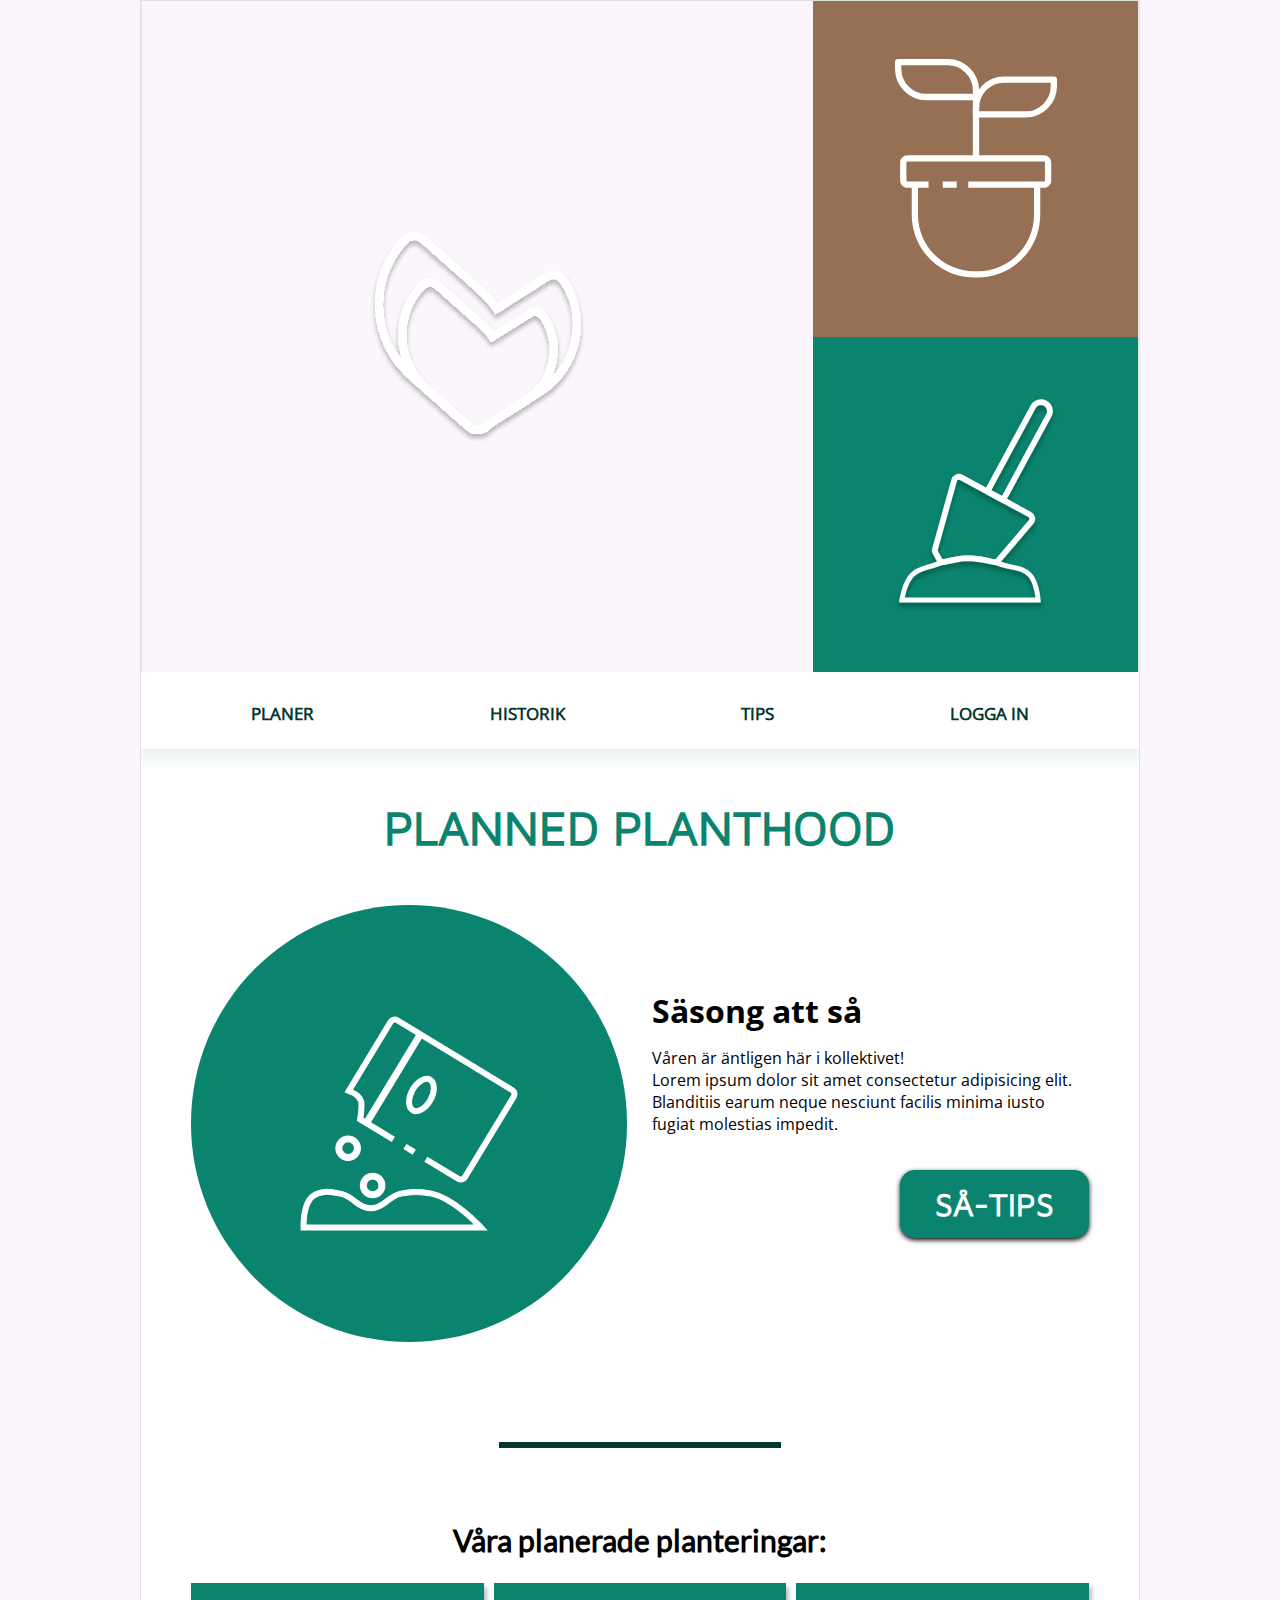
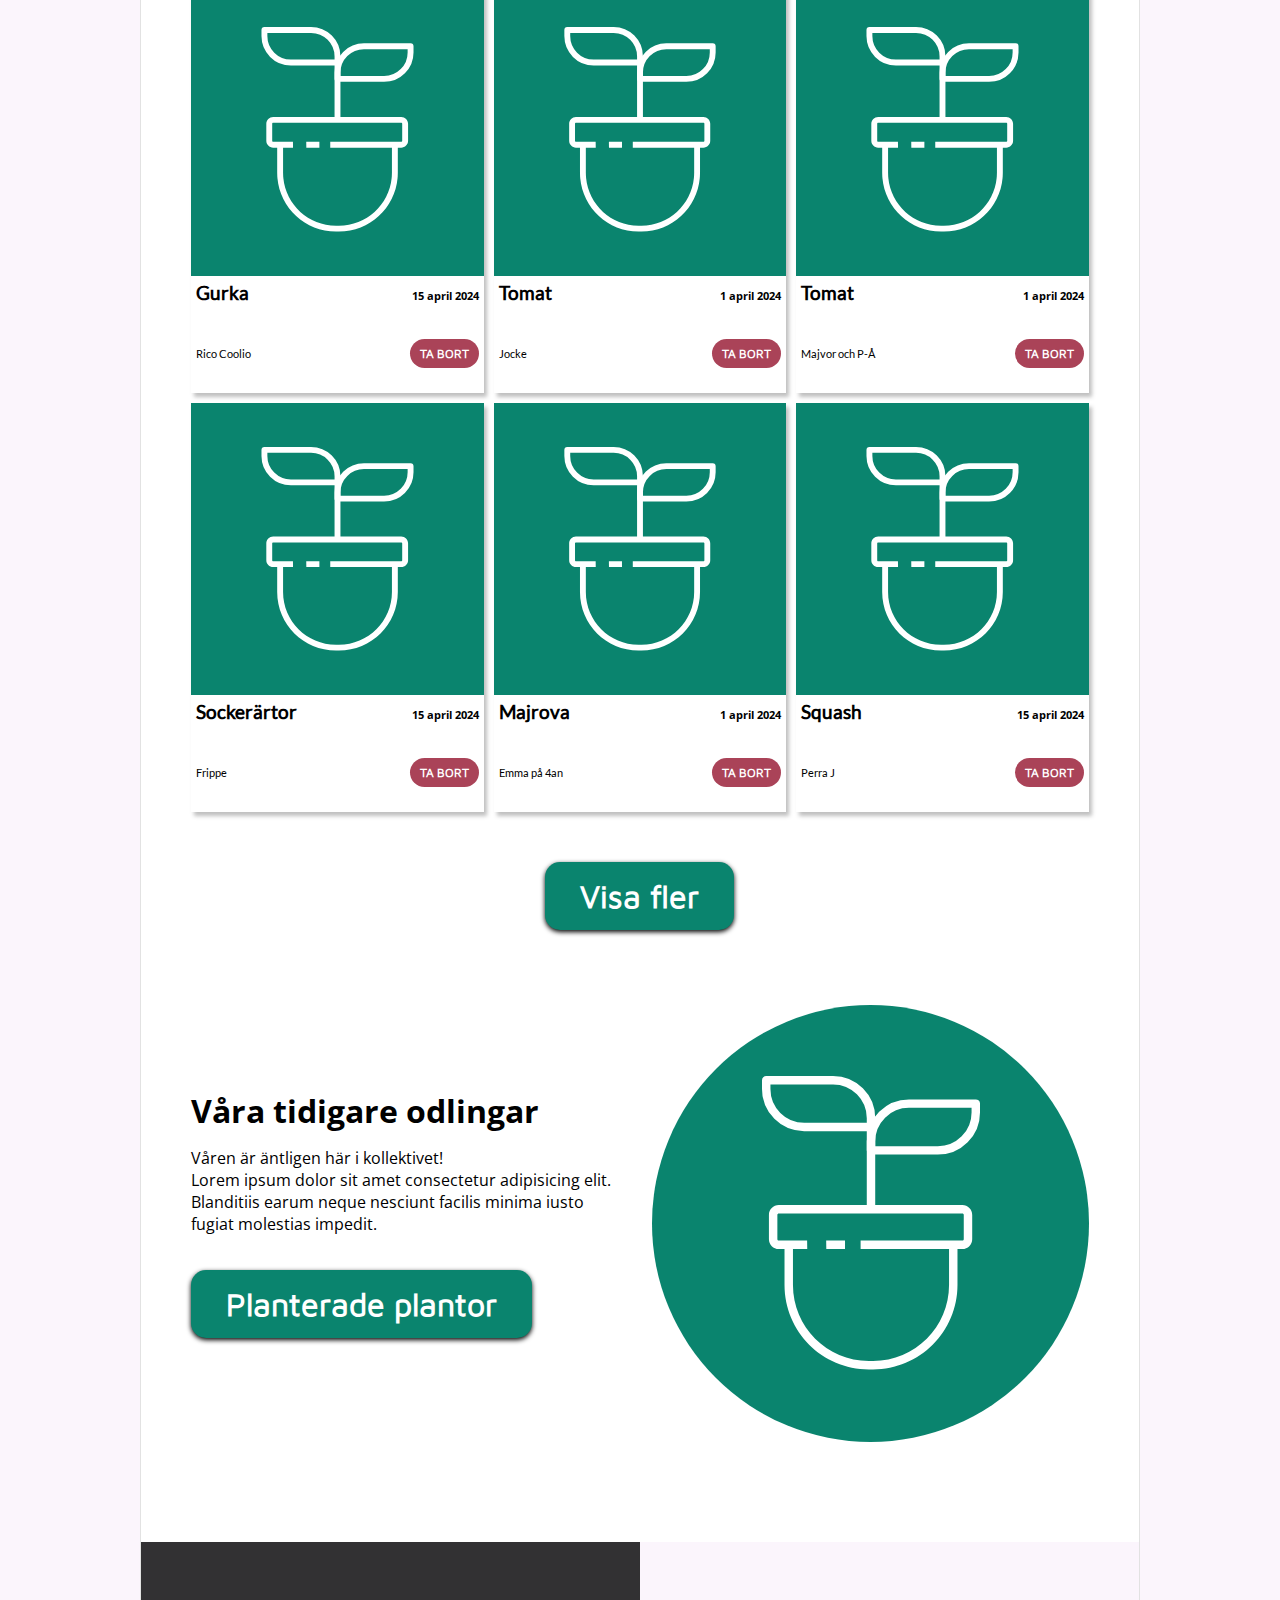
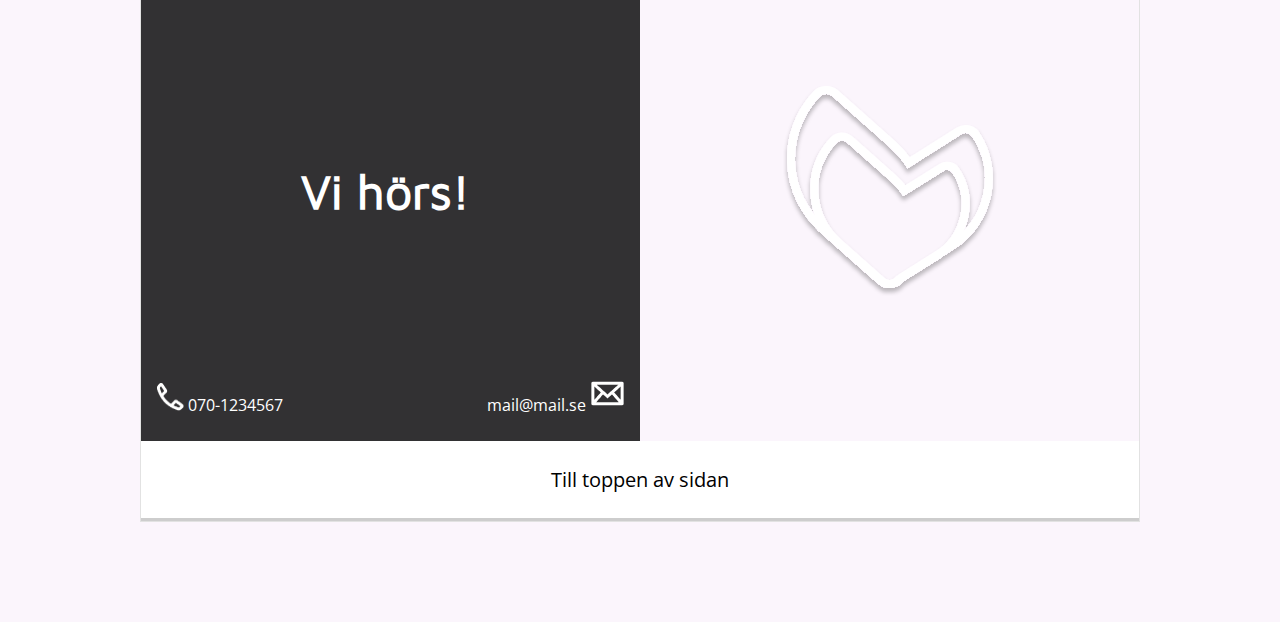
<file: index.html>
<!DOCTYPE html>
<html lang="en">
  <head>
    <meta charset="UTF-8" />
    <meta name="viewport" content="width=device-width, initial-scale=1.0" />
    <title>Gurkplanta.se | Projekt</title>
    <link rel="stylesheet" href="root.css" />
    <link rel="stylesheet" href="style.css" />
    <link rel="stylesheet" href="mobile.css" />
    <script src="script.js"></script>
  </head>
  <body>
    <header>
      <section class="imag fmid"><img src="assets/Logo.svg" /><img src="assets/menu.png" class="mobile-menu" /></section>
      <section class="plant fmid"><img src="assets/plant.svg" /></section>
      <section class="shovel fmid"><img src="assets/dig.svg" /></section>
    </header>
    <nav>
      <p>Planer</p>
      <p>Historik</p>
      <p>Tips</p>
      <p onclick="location.href='profile.html';">Logga in</p>
      <div class="under-nav"></div>
    </nav>

    <main>
      <h1>PLANNED PLANTHOOD</h1>
      <section class="info">
        <b>Säsong att så</b>
        <p>
          Våren är äntligen här i kollektivet!<br />
          Lorem ipsum dolor sit amet consectetur adipisicing elit. Blanditiis earum neque nesciunt facilis minima iusto fugiat molestias impedit.
        </p>
        <button>SÅ-TIPS</button>
      </section>
      <section class="water fmid"></section>
      <hr />
      <h2>Våra planerade planteringar:</h2>
      <section id="plants"></section>
      <button class="showmore">Visa fler</button>
      <section class="info2">
        <b>Våra tidigare odlingar</b>
        <p>
          Våren är äntligen här i kollektivet!<br />
          Lorem ipsum dolor sit amet consectetur adipisicing elit. Blanditiis earum neque nesciunt facilis minima iusto fugiat molestias impedit.
        </p>
        <button>Planterade plantor</button>
      </section>
      <section class="water2 fmid"></section>
    </main>
    <footer class="cya">
      <section class="contact">
        <p class="phone"><img src="assets/phone.png" /> 070-1234567</p>
        <h1>Vi hörs!</h1>
        <p class="mail">mail@mail.se <img src="assets/mail.png" /></p>
      </section>
      <img src="assets/Logo.svg" />
      <p class="back" onclick="scrollBack()">Till toppen av sidan</p>
    </footer>
  </body>
  <script>
    addPlants(undefined, "plants");
  </script>
</html>
</file>
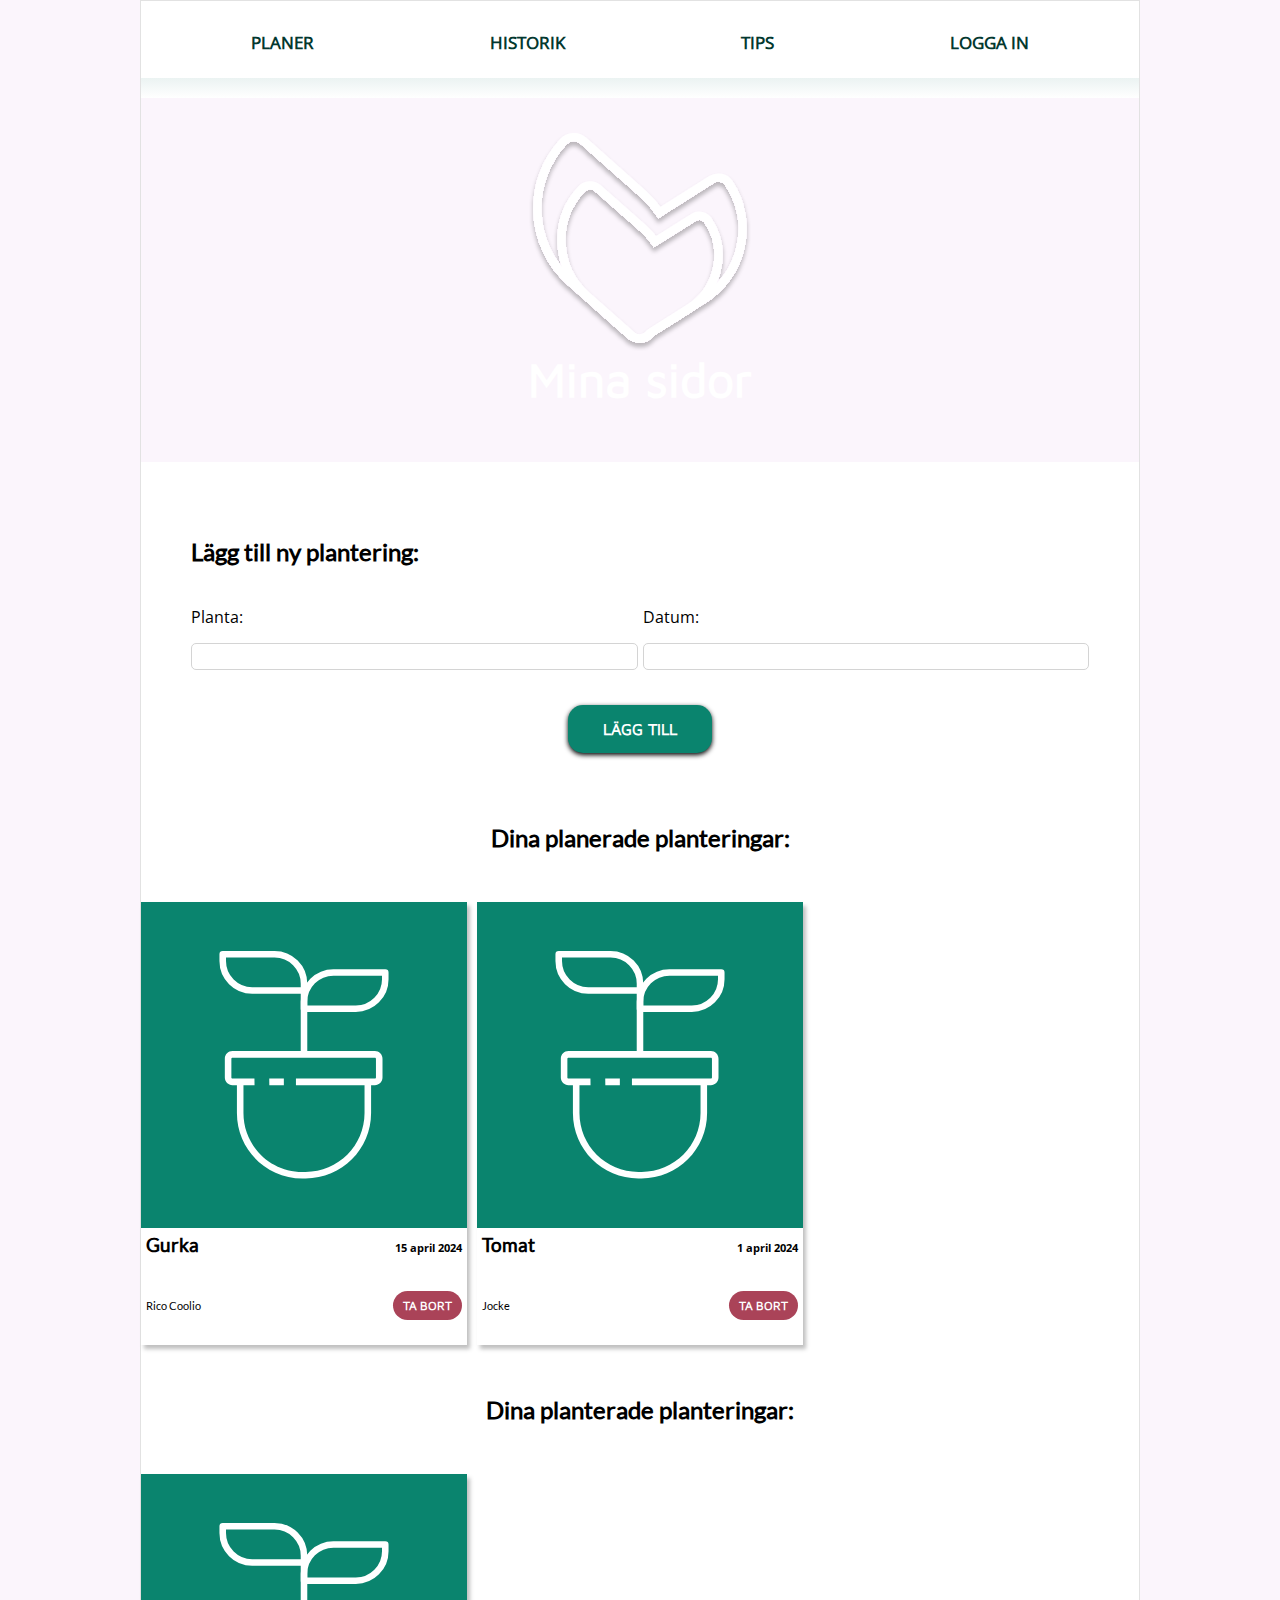
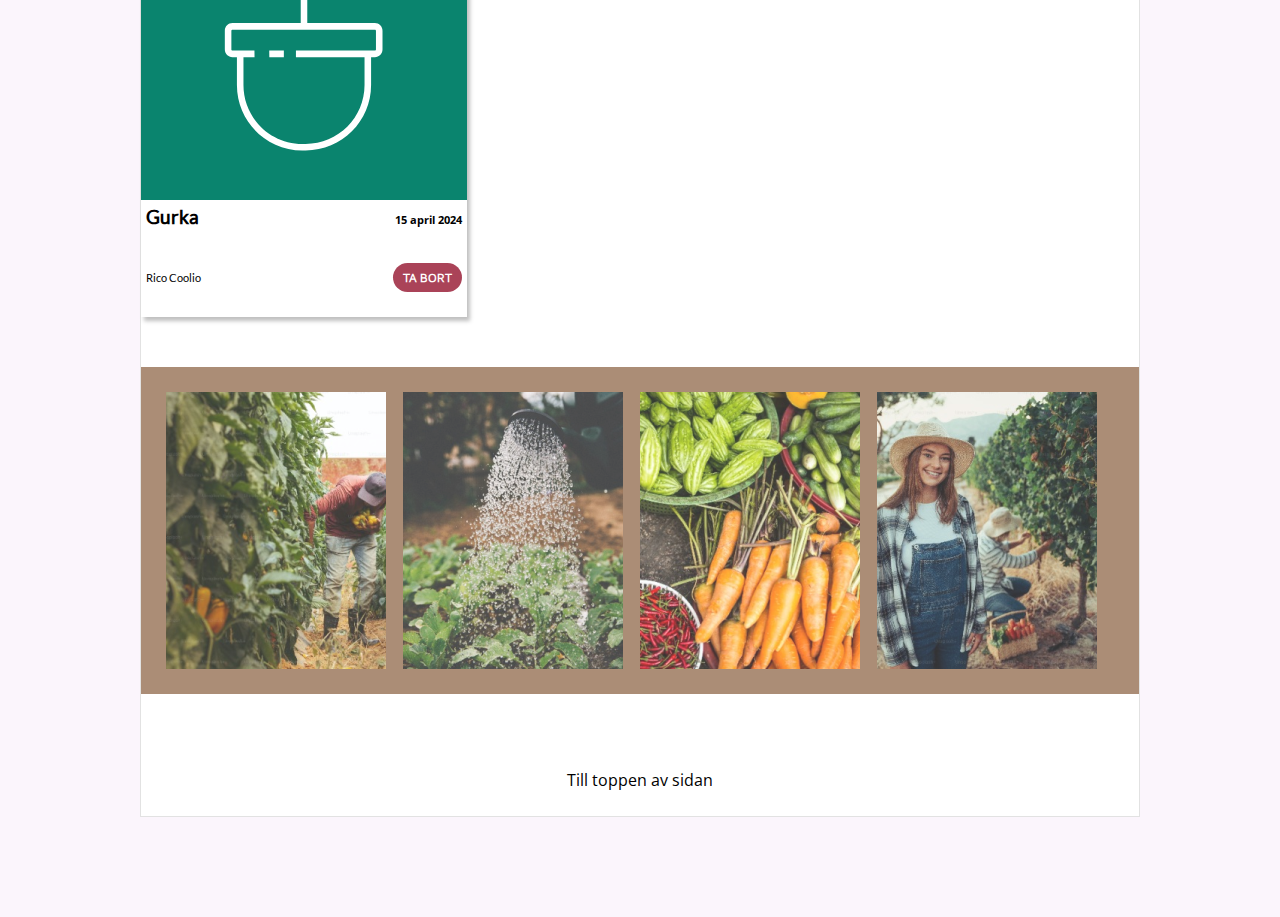
<file: profile.html>
<!DOCTYPE html>
<html lang="en">
  <head>
    <meta charset="UTF-8" />
    <meta name="viewport" content="width=device-width, initial-scale=1.0" />
    <title>Mina sidor | Bonde!</title>
    <link rel="stylesheet" href="root.css" />
    <link rel="stylesheet" href="style.css" />
    <link rel="stylesheet" href="mobile.css" />
    <script src="script.js"></script>
  </head>
  <body>
    <nav>
      <p>Planer</p>
      <p>Historik</p>
      <p>Tips</p>
      <p onclick="location.href='profile.html';">Logga in</p>
      <div class="under-nav"></div>
    </nav>
    <div class="banner">
      <img src="assets/Logo.svg" class="heart" />
      <h1>Mina sidor</h1>
      <img src="assets/menu.png" class="mobile-menu" />
    </div>
    <div class="minasidor">
      <h2 class="rub">Lägg till ny plantering:</h2>
      <p class="pla">Planta:</p>
      <p class="dat">Datum:</p>
      <input type="text" class="ipla" id="ipla" />

      <input type="text" class="idat" id="idat" />
      <button class="ad">LÄGG TILL</button>
    </div>
    <div class="plantor">
    <h2 class="pp">Dina planerade planteringar:</h2>
    <section id="plants"></section>
    <h2 class="pp">Dina planterade planteringar:</h2>
    <section id="plants2"></section>
    <div class="woodenfooter">
      <img src="assets/one.png" />
      <img src="assets/two.png" />
      <img src="assets/three.png" />
      <img src="assets/four.png" />
    </div>
    <p class="profile" onclick="scrollBack()">Till toppen av sidan</p>
  </body>
  <script>
    addPlants(2, 'plants');
    addPlants(1, 'plants2');
  </script>
</html>
</file>
<file: root.css>
* {
  --body-background-color: #fbf5fc;
  --green-color-theme: #0a846e;
  --brown-color-theme: #967054;
  --green-text: #03382f;
  --red-button: #aa4358;
}

@font-face {
  font-family: Maven Pro;
  src: url(static/MavenPro-Regular.ttf);
}
@font-face {
  font-family: Open Sans;
  src: url(static/OpenSans-Regular.ttf);
}
@font-face {
  font-family: Open Sans Bold;
  src: url(static/OpenSans-Bold.ttf);
}
@font-face {
  font-family: Lato;
  src: url(static/Lato-Regular.ttf);
}

p {
  font-family: Open Sans;
}

h1 {
  font-family: Maven Pro;
  color: var(--green-color-theme);
  font-size: 3em;
  font-weight: bolder;
}

b {
  font-family: Open Sans Bold;
  font-size: 2em;
  font-weight: bolder;
}

button {
  background-color: var(--green-color-theme);
  padding: 15px 35px;
  width: fit-content;
  color: white;
  border: none;
  border-radius: 15px;
  box-shadow: 0px 2px 5px black;
  font-size: 1.25em;
  font-family: Maven Pro;
  font-weight: bolder;
  transition: 0.25s;
}

button:hover {
  background-color: rgb(129, 182, 129);
  cursor: pointer;
}

h2 {
  font-family: Lato;
}
</file>
<file: style.css>
* {
  margin: 0;

  box-sizing: border-box;
  user-select: none;
}

button {
  font-size: 2em;
  margin-block: 20px;
}
.fmid {
  display: flex;
  justify-content: center;
  align-items: center;
}

body {
  background-color: var(--body-background-color);
  display: flex;
  flex-direction: column;
  width: 1000px;
  margin-inline: auto;
  margin-bottom: 100px;
  border: 1px solid rgb(226, 226, 226);
}

header {
  display: grid;
  grid-auto-rows: 1fr;
  grid-auto-columns: 1fr;
  grid-template-areas:
    "hand   plant"
    "hand   shovel";
  border-inline: 1px solid #e9e9e9;

  .imag {
    aspect-ratio: 1;
    position: relative;
    grid-area: hand;
    background-image: url(https://images.unsplash.com/photo-1615671524701-9c3dde8fdaa0?q=80&w=2000&auto=format&fit=crop&ixlib=rb-4.0.3&ixid=M3wxMjA3fDB8MHxwaG90by1wYWdlfHx8fGVufDB8fHx8fA%3D%3D);
    background-size: cover;
    background-position: center;
    .mobile-menu {
      position: absolute;
      right: 15px;
      top: 15px;
      display: none;
    }
  }
  .plant {
    grid-area: plant;
    background-color: var(--brown-color-theme);
    img {
      width: 50%;
    }
  }
  .shovel {
    grid-area: shovel;
    background-color: var(--green-color-theme);
    img {
      width: 50%;
    }
  }
}

nav {
  position: relative;
  background-color: white;
  color: var(--green-text);
  font-family: Maven Pro;
  font-size: 1.5em;
  font-weight: bolder;
  display: flex;
  justify-content: space-around;
  padding: 22px;
  font-variant-caps: all-small-caps;
  div {
    position: absolute;
    bottom: -20px;
    background: linear-gradient(180deg, rgb(235, 243, 242) 0%, rgba(255, 255, 255, 1) 100%);
    height: 20px;
    width: 100%;
  }
  p {
    transition: 0.3s;
  }
  p:hover {
    cursor: pointer;
    color: rgb(110, 198, 85);
  }
}

main {
  background-color: white;
  display: grid;
  padding: 50px;
  padding-bottom: 100px;
  width: 100%;
  grid-template-areas:
    "header header  header  header  header  header"
    "circle circle  circle  info    info    info"
    ".      .       line    line    .       ."
    "a_head a_head  a_head  a_head  a_head  a_head"
    "plants plants  plants  plants  plants  plants"
    ".      .       showm   showm   .       ."
    "info2  info2   info2   circle2 circle2 circle2";
  gap: 25px;
  grid-auto-columns: 1fr;

  h1 {
    grid-area: header;
    text-align: center;
    padding-bottom: 25px;
  }
  p {
    grid-area: info;
    color: white;
  }
  .water {
    grid-area: circle;
    background-color: var(--green-color-theme);
    background-image: url(assets/Vectorseedpackage.svg);
    background-position: center;
    background-size: 50%;
    background-repeat: no-repeat;
    border-radius: 100%;
    aspect-ratio: 1;
  }
  .info {
    grid-area: info;
    display: flex;
    flex-direction: column;
    justify-content: center;
    gap: 15px;
    p {
      color: black;
    }
    button {
      align-self: flex-end;
    }
  }
  hr {
    grid-area: line;
    border: 3px solid var(--green-text);
    margin-block: 75px 50px;
  }

  h2 {
    grid-area: a_head;
    text-align: center;
    font-size: 1.85em;
  }

  .showmore {
    grid-area: showm;
    justify-self: center;
    margin-block: 25px 50px;
  }
  .water2 {
    grid-area: circle2;
    background-color: var(--green-color-theme);
    background-image: url(assets/plant.svg);
    background-position: center;
    background-size: 50%;
    background-repeat: no-repeat;
    border-radius: 100%;
    aspect-ratio: 1;
  }
  .info2 {
    grid-area: info2;
    display: flex;
    flex-direction: column;
    justify-content: center;
    gap: 15px;
    p {
      color: black;
    }
    button {
      align-self: flex-start;
    }
  }
}
footer {
  width: 100%;
  background-image: url("https://images.unsplash.com/photo-1586281010691-f9da4be5b1f7?q=80&w=2787&auto=format&fit=crop&ixlib=rb-4.0.3&ixid=M3wxMjA3fDB8MHxwaG90by1wYWdlfHx8fGVufDB8fHx8fA%3D%3D");
  background-position: center;
  background-size: cover;
  display: grid;
  grid-template-columns: 1fr 1fr;
  .contact {
    aspect-ratio: 1;
    grid-column: span 1;
    background-color: rgba(0, 0, 0, 0.8);
    display: flex;
    font-family: Maven Pro;
    h1 {
      flex-grow: 1;
      color: white;
      align-self: center;
      text-align: center;
    }
    .phone {
      flex-grow: 1;
      color: white;
      align-self: flex-end;
      padding: 0 0 25px 15px;
    }
    .mail {
      padding: 0 15px 25px 0;
      flex-grow: 1;
      color: white;
      align-self: flex-end;
      text-align: right;
    }
  }
  img {
    aspect-ratio: 1;
    grid-column: span 1;
    justify-self: center;
    align-self: center;
  }
  .back {
    grid-column: span 2;
    background-color: white;
    border-bottom: 3px solid rgb(205, 205, 205);
    padding: 25px;
    text-align: center;
    font-size: 1.25em;
    cursor: pointer;
  }
}

.banner {
  width: 100%;
  display: flex;
  flex-flow: column;
  justify-content: center;
  align-items: center;
  padding: 55px;
  background-image: url("https://images.unsplash.com/photo-1586281010691-f9da4be5b1f7?q=80&w=2787&auto=format&fit=crop&ixlib=rb-4.0.3&ixid=M3wxMjA3fDB8MHxwaG90by1wYWdlfHx8fGVufDB8fHx8fA%3D%3D");
  background-position: center;
  background-size: cover;
  h1 {
    color: white;
  }
  .heart {
    width: 25%;
  }
  .mobile-menu {
    position: absolute;
    right: 15px;
    top: 15px;
    display: none;
  }
}

.minasidor {
  background-color: white;
  display: grid;
  grid-template-areas:
    "rub rub rub rub rub rub"
    "pla pla pla dat dat dat"
    "ipla ipla ipla idat idat idat"
    "ad ad ad ad ad ad";
  gap: 15px 5px;
  padding: 50px;
}

.minasidor .rub {
  grid-area: rub;
  padding-block: 25px;
}

.minasidor .pla {
  grid-area: pla;
}

.minasidor .dat {
  grid-area: dat;
}

.minasidor .ipla {
  grid-area: ipla;
  border: 1px solid rgb(212, 212, 212);
  border-radius: 5px;
  padding: 5px;
}

.minasidor .idat {
  grid-area: idat;
  border: 1px solid rgb(212, 212, 212);
  border-radius: 5px;
  padding: 5px;
}

.minasidor .ad {
  grid-area: ad;
  justify-self: center;
  font-size: 1em;
}
.pp {
  text-align: center;
}
.woodenfooter {
  display: grid;
  grid-template-columns: repeat(4, 1fr);
  background-color: #967054;
  padding: 25px;
  filter: opacity(0.8);
}

.profile {
  background-color: white;
  text-align: center;
  padding: 25px;
  cursor: pointer;
}
.plantor {
  background-color: white;
  display: flex;
  flex-direction: column;
  gap: 50px;
}
#plants,
#plants2 {
  grid-area: plants;
  display: grid;
  grid-template-columns: 1fr 1fr 1fr;
  grid-template-rows: 1fr;
  gap: 10px 10px;
  .plant {
    grid-column: span 1;
    grid-row: span 1;
    display: flex;
    flex-direction: column;
    box-shadow: 3px 4px 4px 0px #00000040;

    .seed {
      background-color: #0a846e;
      background-size: cover;
      background-position: center;
      width: 100%;
      padding: 15%;
      aspect-ratio: 1;
    }
    .seed-info {
      display: grid;
      grid-template-areas:
        "name date"
        "author erase";
      gap: 15px;
      padding: 5px;
      .seed-name {
        grid-area: name;
        font-size: 1.2em;
        font-family: Lato;
        color: black;
        justify-self: start;
        align-self: baseline;
        font-weight: bold;
      }
      .seed-date {
        grid-area: date;
        font-size: 0.7em;
        font-family: Open Sans Bold;
        color: black;
        justify-self: end;
        align-self: baseline;
        font-weight: bolder;
      }
      .seed-author {
        grid-area: author;
        font-size: 0.7em;
        font-family: Lato;
        color: black;
        justify-self: start;
        align-self: baseline;
      }
      .seed-erase {
        grid-area: erase;
        justify-self: end;
        align-self: baseline;
        background-color: var(--red-button);
        padding: 7px 10px;
        font-size: 0.75em;
        box-shadow: none;
        display: block;
      }
      .seed-erase:hover {
        background-color: rgb(238, 16, 12);
        cursor: pointer;
      }
      .seed-erase-mobile {
        grid-area: erase;
        display: none;
        justify-self: end;
        align-self: baseline;
        width: 15px;
        filter: brightness(50%) sepia(75) saturate(70) hue-rotate(30deg);
      }
    }
  }
}
</file>
<file: mobile.css>
@media screen and (max-width: 660px) {
  body {
    width: auto;
    margin: 0;
    border: none;
    box-sizing: border-box;
  }

  header {
    grid-template-areas:
      "hand     hand"
      "hand     hand"
      "plant    shovel";
    grid-auto-rows: 1fr 1fr 1fr;
    grid-auto-columns: 1fr 1fr;
    .plant,
    .shovel {
      aspect-ratio: 1;
    }
    .imag .mobile-menu {
      display: block;
    }
  }
  nav {
    display: none;
  }

  main {
    padding: 5px;

    width: 100%;
    grid-template-areas:
      "header header"
      "info   info"
      "circle circle"
      "line    line"
      "a_head a_head"
      "plants plants"
      "showm   showm"
      "circle2 circle2"
      "info2  info2";

    .info,
    .info2 {
      text-align: center;
      button {
        align-self: center;
      }
      p {
        font-size: 1.5em;
      }
    }

    .water,
    .water2 {
      width: 75%;
      justify-self: center;
    }

    hr {
      width: 50%;
      justify-self: center;
    }

    #plants,
    #plants2 {
      display: grid;
      grid-template-columns: 1fr 1fr;
      margin-inline: 5px;
      .seed-info {
        margin-bottom: 15px;
        gap: 5px;
        padding: 0px;
      }
      .plant .seed-info .seed-erase-mobile {
        display: block;
      }
      .plant .seed-info .seed-erase {
        display: none;
      }
    }
  }

  footer {
    grid-template-areas:
      "img img"
      "contact contact"
      "back back";
    grid-auto-rows: 1fr 1fr auto;
    img {
      grid-area: img;
    }
    .contact {
      grid-area: contact;
    }
  }
  body {
  }

  .banner {
    aspect-ratio: 1;
    padding: 0;
    gap: 100px;
    .heart {
      width: 60%;
    }
    .mobile-menu {
      display: block;
      width: 50px;
    }
  }
  .minasidor {
    grid-template-areas:
      "rub"
      "pla"
      "ipla"
      "dat"
      "idat"
      "ad";
  }

  .woodenfooter {
    display: grid;
    grid-template-columns: repeat(2, 1fr);
    background-color: #967054;
    padding: 33px;
    filter: opacity(0.8);
    gap: 25px;
    img {
      width: 100%;
      height: auto;
    }
  }
  #plants,
  #plants2 {
    display: grid;
    grid-template-columns: 1fr 1fr;
    margin-inline: 5px;
    .seed-info {
      margin-bottom: 15px;
      gap: 5px;
      padding: 0px;
    }
    .plant .seed-info .seed-erase-mobile {
      display: block;
    }
    .plant .seed-info .seed-erase {
      display: none;
    }
  }
}
@media screen and (max-width: 333px) {
  .mail {
    display: none;
  }
  .phone {
    display: none;
  }
  main {
    #plants,
    #plants2 {
      grid-template-columns: 1fr;
      display: grid;
    }
  }
  h1 {
    font-size: 2.5em;
  }
}
</file>
